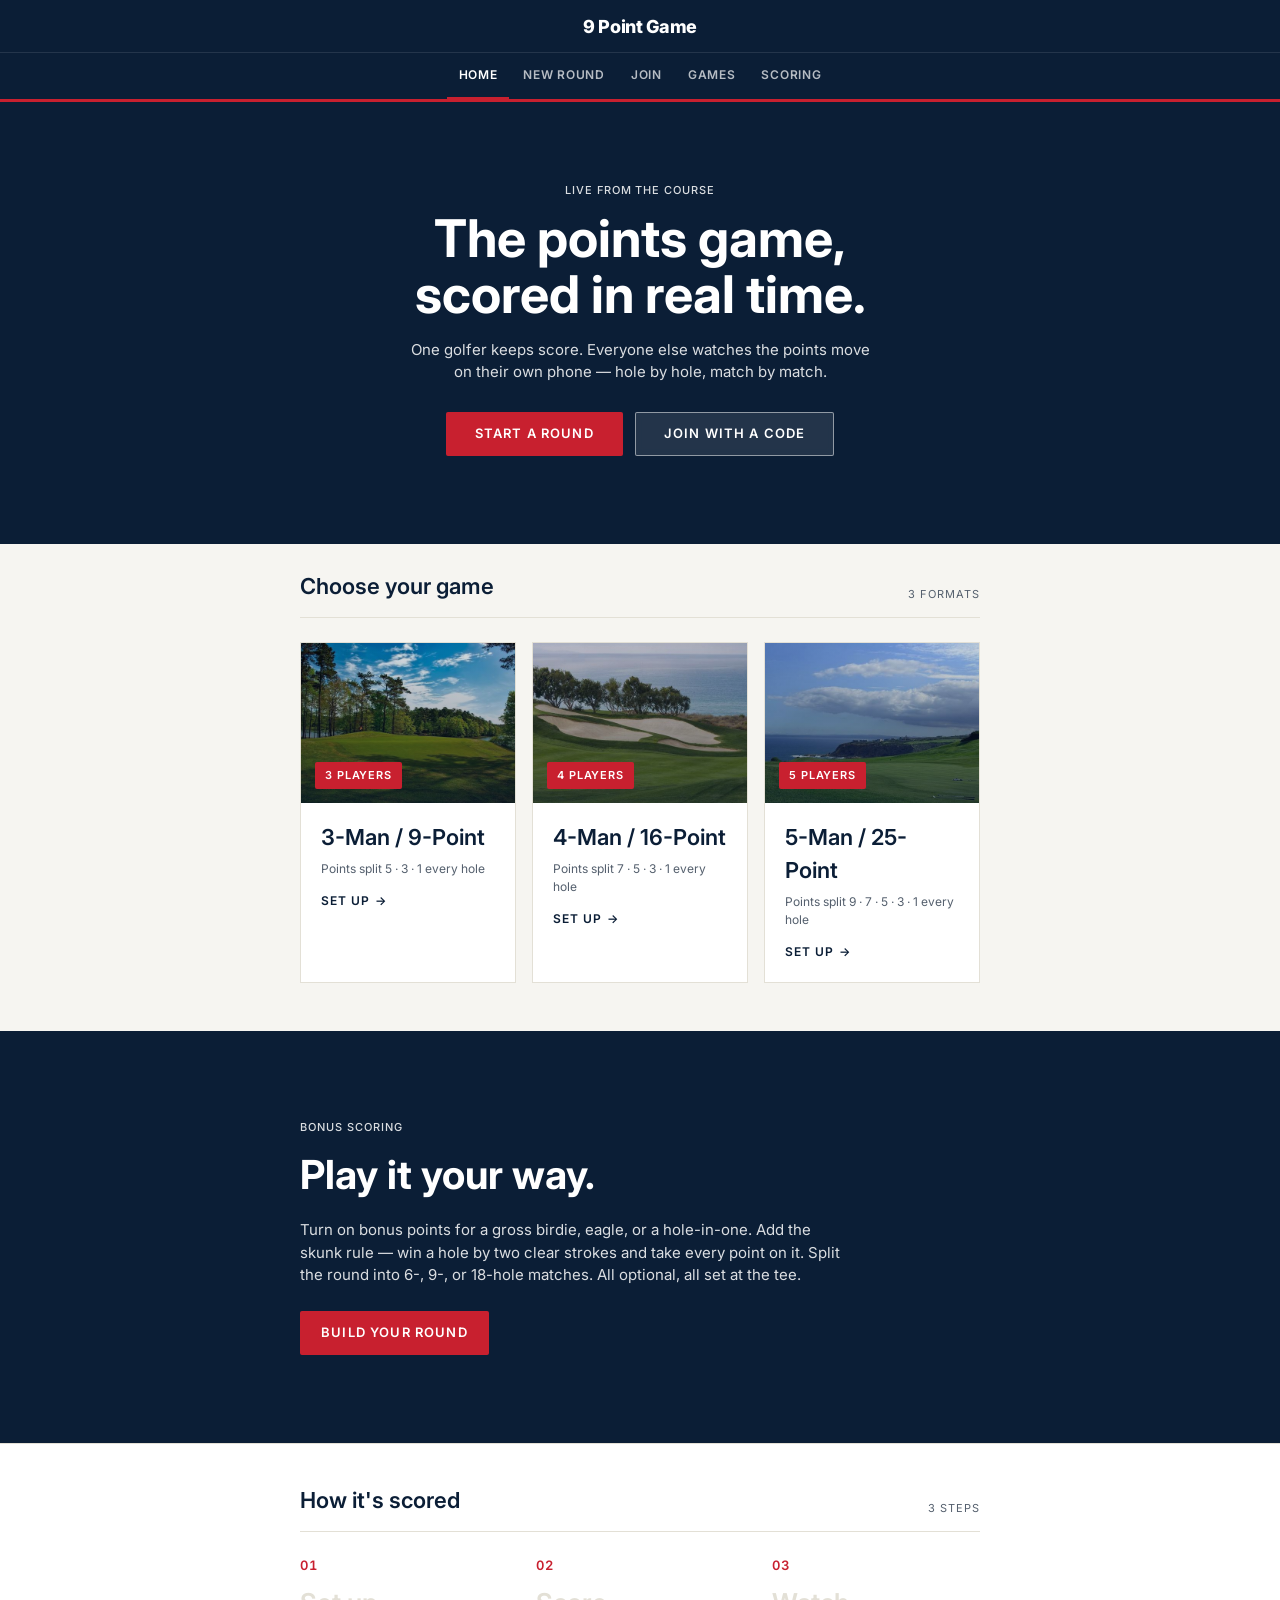
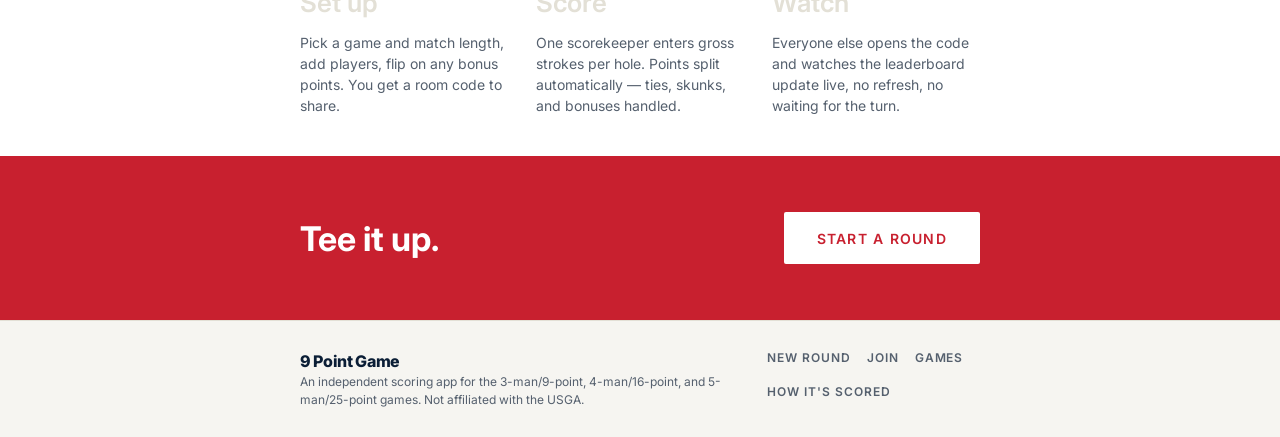
<file: index.html>
<!DOCTYPE html>
<html lang="en">
<head>
  <meta charset="UTF-8" />
  <meta name="viewport" content="width=device-width, initial-scale=1, maximum-scale=5" />
  <meta name="theme-color" content="#0b1e36" />
  <title>9 Point Game — Live Golf Scoring</title>
  <link rel="preconnect" href="https://fonts.googleapis.com" />
  <link rel="preconnect" href="https://fonts.gstatic.com" crossorigin />
  <link rel="preconnect" href="https://images.unsplash.com" crossorigin />
  <link
    href="https://fonts.googleapis.com/css2?family=Inter:wght@400;500;600;700;800;900&display=swap"
    rel="stylesheet"
  />
  <link rel="stylesheet" href="styles.css" />
</head>
<body>
  <!-- Masthead -->
  <header class="masthead">
    <div class="masthead-top">
      <div class="wrap masthead-top-inner">
        <a class="brand" href="index.html">
          <span class="brand-name">9&nbsp;Point&nbsp;Game</span>
        </a>
      </div>
    </div>
    <nav class="masthead-nav">
      <div class="wrap masthead-nav-inner">
        <a class="nav-link is-active" href="index.html">Home</a>
        <a class="nav-link" href="new.html">New Round</a>
        <a class="nav-link" href="join.html">Join</a>
        <a class="nav-link" href="#games">Games</a>
        <a class="nav-link" href="#how">Scoring</a>
      </div>
    </nav>
    <div class="header-rule"></div>
  </header>

  <main>
    <!-- Hero: the app IS the hero. Live scoreboard on a course backdrop. -->
    <section class="hero-live">
      <div class="hero-live-bg" aria-hidden="true"></div>
      <div class="hero-live-scrim" aria-hidden="true"></div>
      <div class="wrap hero-live-inner">
        <div class="hero-copy">
          <p class="eyebrow eyebrow-light">Live from the course</p>
          <h1 class="hero-title-lg">The points game,<br />scored in real time.</h1>
          <p class="hero-sub-light">
            One golfer keeps score. Everyone else watches the points move on
            their own phone — hole by hole, match by match.
          </p>
          <div class="hero-actions">
            <a class="btn btn-crimson btn-block" href="new.html">Start a Round</a>
            <a class="btn btn-onphoto btn-block" href="join.html">Join with a Code</a>
          </div>
        </div>
      </div>
    </section>

    <!-- Games as editorial cards with imagery -->
    <section class="section wrap" id="games">
      <div class="section-head">
        <h2 class="section-title">Choose your game</h2>
        <span class="section-note">3 formats</span>
      </div>

      <div class="game-grid">
        <a class="game-tile" href="new.html?game=3p9">
          <div class="game-tile-photo photo-3" aria-hidden="true">
            <span class="game-tile-badge">3 Players</span>
          </div>
          <div class="game-tile-body">
            <h3 class="game-tile-name">3-Man / 9-Point</h3>
            <p class="game-tile-split">Points split 5 · 3 · 1 every hole</p>
            <span class="game-cta">Set up →</span>
          </div>
        </a>

        <a class="game-tile" href="new.html?game=4p12">
          <div class="game-tile-photo photo-4" aria-hidden="true">
            <span class="game-tile-badge">4 Players</span>
          </div>
          <div class="game-tile-body">
            <h3 class="game-tile-name">4-Man / 16-Point</h3>
            <p class="game-tile-split">Points split 7 · 5 · 3 · 1 every hole</p>
            <span class="game-cta">Set up →</span>
          </div>
        </a>

        <a class="game-tile" href="new.html?game=5p15">
          <div class="game-tile-photo photo-5" aria-hidden="true">
            <span class="game-tile-badge">5 Players</span>
          </div>
          <div class="game-tile-body">
            <h3 class="game-tile-name">5-Man / 25-Point</h3>
            <p class="game-tile-split">Points split 9 · 7 · 5 · 3 · 1 every hole</p>
            <span class="game-cta">Set up →</span>
          </div>
        </a>
      </div>
    </section>

    <!-- Feature band with photo -->
    <section class="feature-band">
      <div class="feature-photo" aria-hidden="true"></div>
      <div class="feature-content">
        <div class="wrap">
          <p class="eyebrow eyebrow-light">Bonus scoring</p>
          <h2 class="feature-title">Play it your way.</h2>
          <p class="feature-copy">
            Turn on bonus points for a gross birdie, eagle, or a hole-in-one.
            Add the skunk rule — win a hole by two clear strokes and take every
            point on it. Split the round into 6-, 9-, or 18-hole matches. All
            optional, all set at the tee.
          </p>
          <a class="btn btn-crimson" href="new.html">Build your round</a>
        </div>
      </div>
    </section>

    <!-- How it works -->
    <section class="section-alt" id="how">
      <div class="wrap">
        <div class="section-head">
          <h2 class="section-title">How it's scored</h2>
          <span class="section-note">3 steps</span>
        </div>
        <div class="steps">
          <div class="step">
            <span class="step-index tabular">01</span>
            <p class="step-label">Set up</p>
            <p class="step-copy">
              Pick a game and match length, add players, flip on any bonus
              points. You get a room code to share.
            </p>
          </div>
          <div class="step">
            <span class="step-index tabular">02</span>
            <p class="step-label">Score</p>
            <p class="step-copy">
              One scorekeeper enters gross strokes per hole. Points split
              automatically — ties, skunks, and bonuses handled.
            </p>
          </div>
          <div class="step">
            <span class="step-index tabular">03</span>
            <p class="step-label">Watch</p>
            <p class="step-copy">
              Everyone else opens the code and watches the leaderboard update
              live, no refresh, no waiting for the turn.
            </p>
          </div>
        </div>
      </div>
    </section>

    <!-- Closing CTA -->
    <section class="cta-band">
      <div class="wrap cta-band-inner">
        <h2 class="cta-title">Tee it up.</h2>
        <a class="btn btn-crimson btn-lg" href="new.html">Start a Round</a>
      </div>
    </section>
  </main>

  <footer class="site-footer">
    <div class="wrap site-footer-inner">
      <div>
        <span class="brand-name footer-brand">9 Point Game</span>
        <p class="footer-text">
          An independent scoring app for the 3-man/9-point, 4-man/16-point,
          and 5-man/25-point games. Not affiliated with the USGA.
        </p>
      </div>
      <nav class="footer-nav">
        <a href="new.html">New Round</a>
        <a href="join.html">Join</a>
        <a href="#games">Games</a>
        <a href="#how">How It's Scored</a>
      </nav>
    </div>
  </footer>
</body>
</html>
</file>
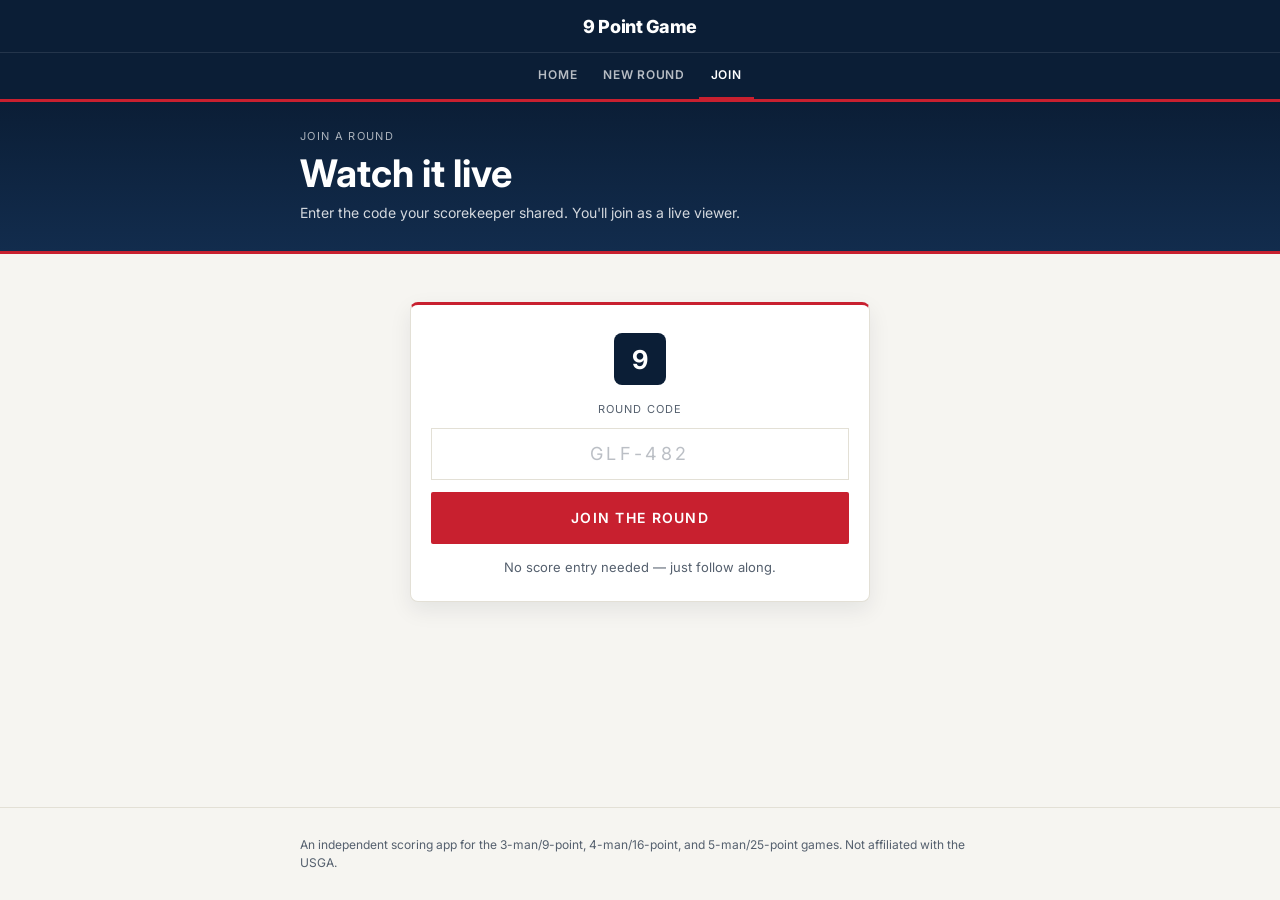
<file: join.html>
<!DOCTYPE html>
<html lang="en">
<head>
  <meta charset="UTF-8" />
  <meta name="viewport" content="width=device-width, initial-scale=1, maximum-scale=5" />
  <meta name="theme-color" content="#0b1e36" />
  <title>Join a Round — 9 Point Game</title>
  <link rel="preconnect" href="https://fonts.googleapis.com" />
  <link rel="preconnect" href="https://fonts.gstatic.com" crossorigin />
  <link
    href="https://fonts.googleapis.com/css2?family=Inter:wght@400;500;600;700;800;900&display=swap"
    rel="stylesheet"
  />
  <link rel="stylesheet" href="styles.css" />
</head>
<body>
  <header class="masthead">
    <div class="masthead-top">
      <div class="wrap masthead-top-inner">
        <a class="brand" href="index.html">
          <span class="brand-name">9&nbsp;Point&nbsp;Game</span>
        </a>
      </div>
    </div>
    <nav class="masthead-nav">
      <div class="wrap masthead-nav-inner">
        <a class="nav-link" href="index.html">Home</a>
        <a class="nav-link" href="new.html">New Round</a>
        <a class="nav-link is-active" href="join.html">Join</a>
      </div>
    </nav>
    <div class="header-rule"></div>
  </header>

  <main>
    <section class="page-header">
      <div class="wrap">
        <p class="page-header-eyebrow">Join a Round</p>
        <h1 class="page-header-title">Watch it live</h1>
        <p class="page-header-sub">
          Enter the code your scorekeeper shared. You'll join as a live viewer.
        </p>
      </div>
    </section>

    <section class="section wrap">
      <div class="join-card">
        <div class="join-mark">9</div>
        <label class="join-field-label" for="code-input">Round Code</label>
        <form class="join-form" id="join-form">
          <input
            type="text"
            id="code-input"
            class="code-input"
            placeholder="GLF-482"
            autocomplete="off"
            autocapitalize="characters"
            spellcheck="false"
            inputmode="text"
            maxlength="10"
          />
          <button type="submit" class="btn btn-crimson btn-block btn-lg">Join the Round</button>
        </form>
        <p class="form-error" id="join-error" hidden></p>
        <p class="join-hint">No score entry needed — just follow along.</p>
      </div>
    </section>
  </main>

  <footer class="site-footer">
    <div class="wrap">
      <p class="footer-text">
        An independent scoring app for the 3-man/9-point, 4-man/16-point, and
        5-man/25-point games. Not affiliated with the USGA.
      </p>
    </div>
  </footer>

  <script src="config.js" defer></script>
  <script src="join.js" type="module"></script>
</body>
</html>
</file>
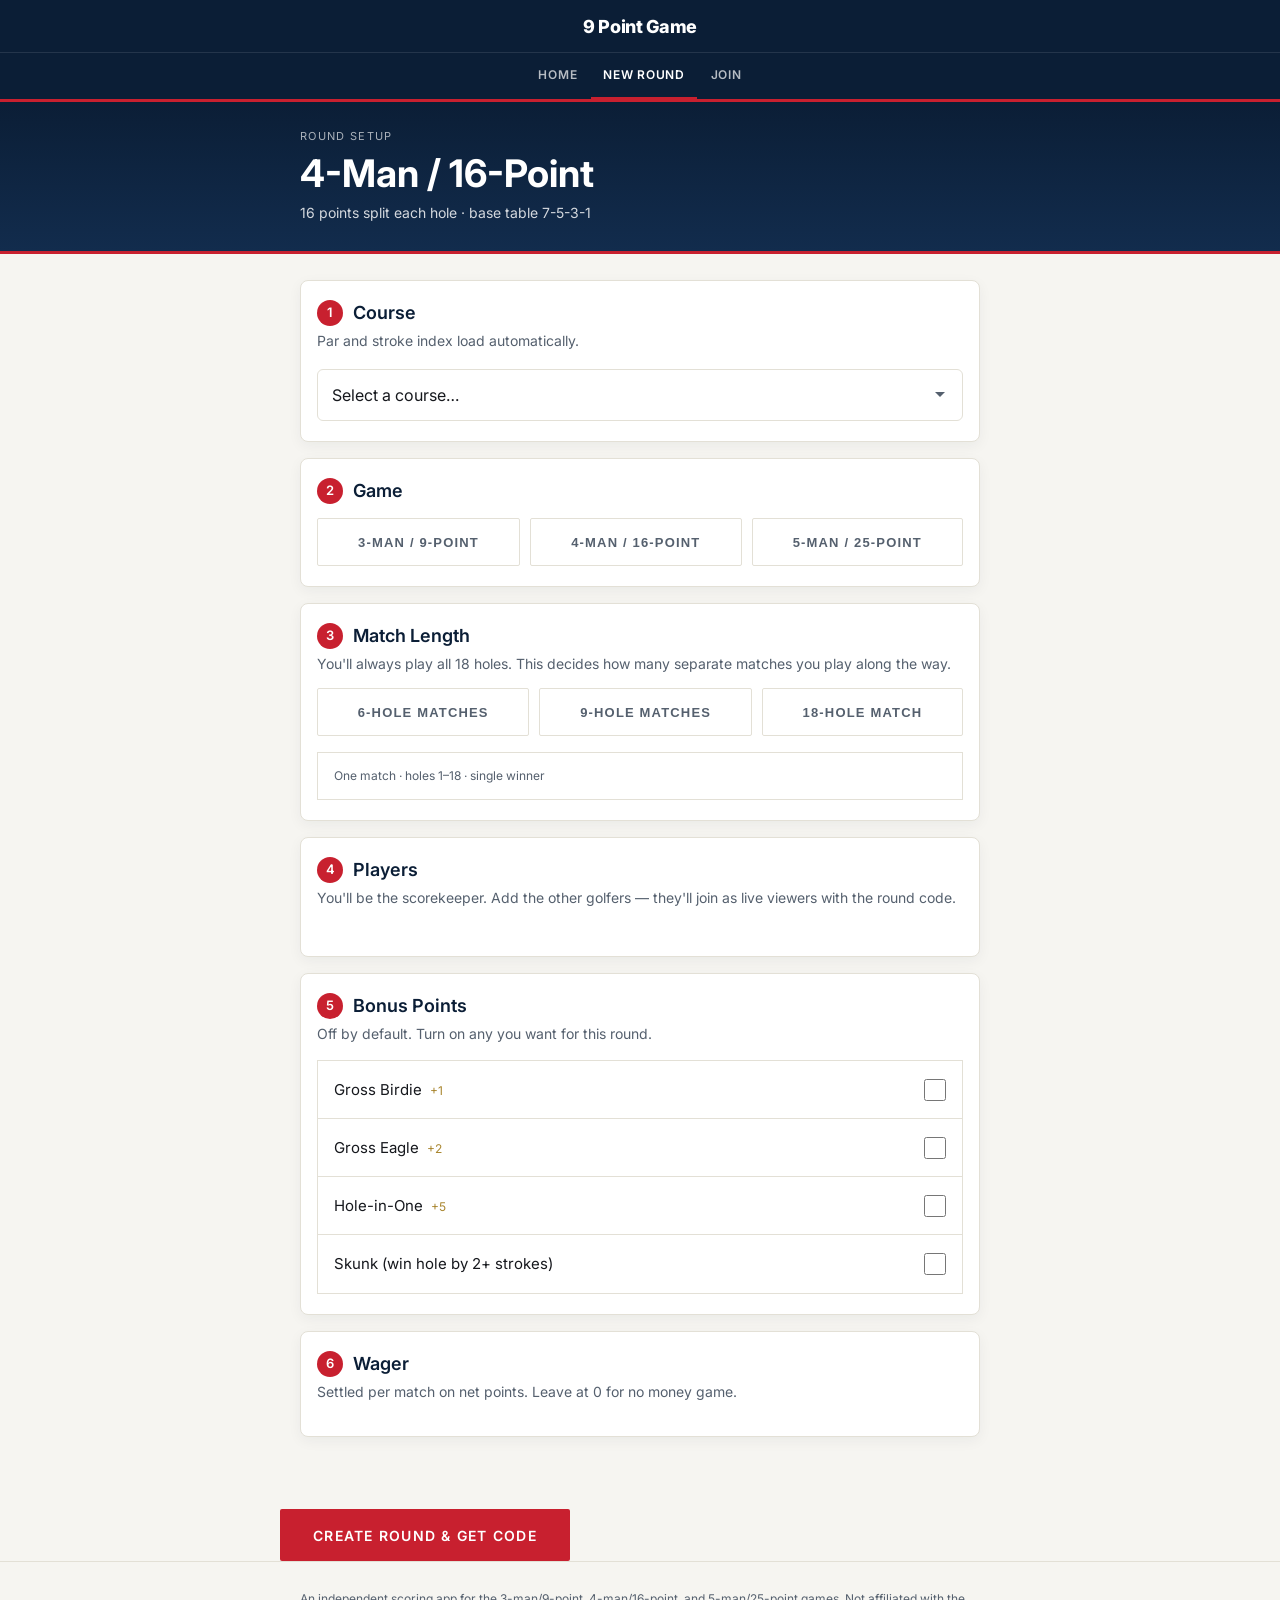
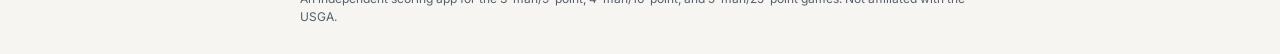
<file: new.html>
<!DOCTYPE html>
<html lang="en">
<head>
  <meta charset="UTF-8" />
  <meta name="viewport" content="width=device-width, initial-scale=1, maximum-scale=5" />
  <meta name="theme-color" content="#0b1e36" />
  <title>New Round — 9 Point Game</title>
  <link rel="preconnect" href="https://fonts.googleapis.com" />
  <link rel="preconnect" href="https://fonts.gstatic.com" crossorigin />
  <link
    href="https://fonts.googleapis.com/css2?family=Inter:wght@400;500;600;700;800;900&display=swap"
    rel="stylesheet"
  />
  <link rel="stylesheet" href="styles.css" />
</head>
<body>
  <header class="masthead">
    <div class="masthead-top">
      <div class="wrap masthead-top-inner">
        <a class="brand" href="index.html">
          <span class="brand-name">9&nbsp;Point&nbsp;Game</span>
        </a>
      </div>
    </div>
    <nav class="masthead-nav">
      <div class="wrap masthead-nav-inner">
        <a class="nav-link" href="index.html">Home</a>
        <a class="nav-link is-active" href="new.html">New Round</a>
        <a class="nav-link" href="join.html">Join</a>
      </div>
    </nav>
    <div class="header-rule"></div>
  </header>

  <main>
    <!-- Branded page header band (light, no photo = fast) -->
    <section class="page-header">
      <div class="wrap">
        <p class="page-header-eyebrow">Round Setup</p>
        <h1 class="page-header-title" id="game-title">4-Man / 16-Point</h1>
        <p class="page-header-sub" id="game-desc">
          16 points split each hole · base table 7-5-3-1
        </p>
      </div>
    </section>

    <section class="section wrap setup-flow">
      <!-- Course -->
      <div class="card">
        <div class="card-label"><span class="card-step">1</span> Course</div>
        <p class="setup-sub">Par and stroke index load automatically.</p>
        <select id="course-select" class="course-select">
          <option value="">Select a course…</option>
        </select>
        <div class="info-box" id="course-info" hidden>
          <p id="course-info-text"></p>
        </div>
      </div>

      <!-- Game type -->
      <div class="card">
        <div class="card-label"><span class="card-step">2</span> Game</div>
        <div class="chip-row" id="game-chips">
          <button type="button" class="chip" data-game="3p9">3-Man / 9-Point</button>
          <button type="button" class="chip" data-game="4p12">4-Man / 16-Point</button>
          <button type="button" class="chip" data-game="5p15">5-Man / 25-Point</button>
        </div>
      </div>

      <!-- Match length -->
      <div class="card">
        <div class="card-label"><span class="card-step">3</span> Match Length</div>
        <p class="setup-sub">
          You'll always play all 18 holes. This decides how many separate
          matches you play along the way.
        </p>
        <div class="chip-row" id="length-chips">
          <button type="button" class="chip" data-length="6">6-Hole Matches</button>
          <button type="button" class="chip" data-length="9">9-Hole Matches</button>
          <button type="button" class="chip" data-length="18">18-Hole Match</button>
        </div>
        <div class="info-box">
          <p id="length-summary">One match · holes 1–18 · single winner</p>
        </div>
      </div>

      <!-- Players -->
      <div class="card">
        <div class="card-label"><span class="card-step">4</span> Players</div>
        <p class="setup-sub" id="players-sub">
          You'll be the scorekeeper. Add the other golfers — they'll join as
          live viewers with the round code.
        </p>
        <div class="player-list" id="player-list"><!-- filled by js --></div>
        <p class="hcp-note" id="hcp-note"></p>
      </div>

      <!-- Bonus points -->
      <div class="card">
        <div class="card-label"><span class="card-step">5</span> Bonus Points</div>
        <p class="setup-sub">Off by default. Turn on any you want for this round.</p>
        <div class="toggle-list">
          <label class="toggle-row">
            <span class="toggle-label">Gross Birdie<span class="toggle-pts">+1</span></span>
            <input type="checkbox" id="bonus-birdie" />
          </label>
          <label class="toggle-row">
            <span class="toggle-label">Gross Eagle<span class="toggle-pts">+2</span></span>
            <input type="checkbox" id="bonus-eagle" />
          </label>
          <label class="toggle-row">
            <span class="toggle-label">Hole-in-One<span class="toggle-pts">+5</span></span>
            <input type="checkbox" id="bonus-ace" />
          </label>
          <label class="toggle-row">
            <span class="toggle-label">Skunk (win hole by 2+ strokes)</span>
            <input type="checkbox" id="bonus-skunk" />
          </label>
        </div>
      </div>

      <!-- Wager -->
      <div class="card">
        <div class="card-label"><span class="card-step">6</span> Wager</div>
        <p class="setup-sub" id="wager-sub">
          Settled per match on net points. Leave at 0 for no money game.
        </p>
        <div class="wager-fields" id="wager-fields"><!-- filled by js --></div>
      </div>

      <p class="form-error" id="setup-error" hidden></p>
    </section>

    <div class="action-bar">
      <div class="wrap">
        <button type="button" class="btn btn-crimson btn-block btn-lg" id="create-btn">
          Create Round &amp; Get Code
        </button>
      </div>
    </div>
  </main>

  <footer class="site-footer">
    <div class="wrap">
      <p class="footer-text">
        An independent scoring app for the 3-man/9-point, 4-man/16-point, and
        5-man/25-point games. Not affiliated with the USGA.
      </p>
    </div>
  </footer>

  <script src="config.js" defer></script>
  <script src="scoring.js" defer></script>
  <script src="new.js" type="module"></script>
</body>
</html>
</file>
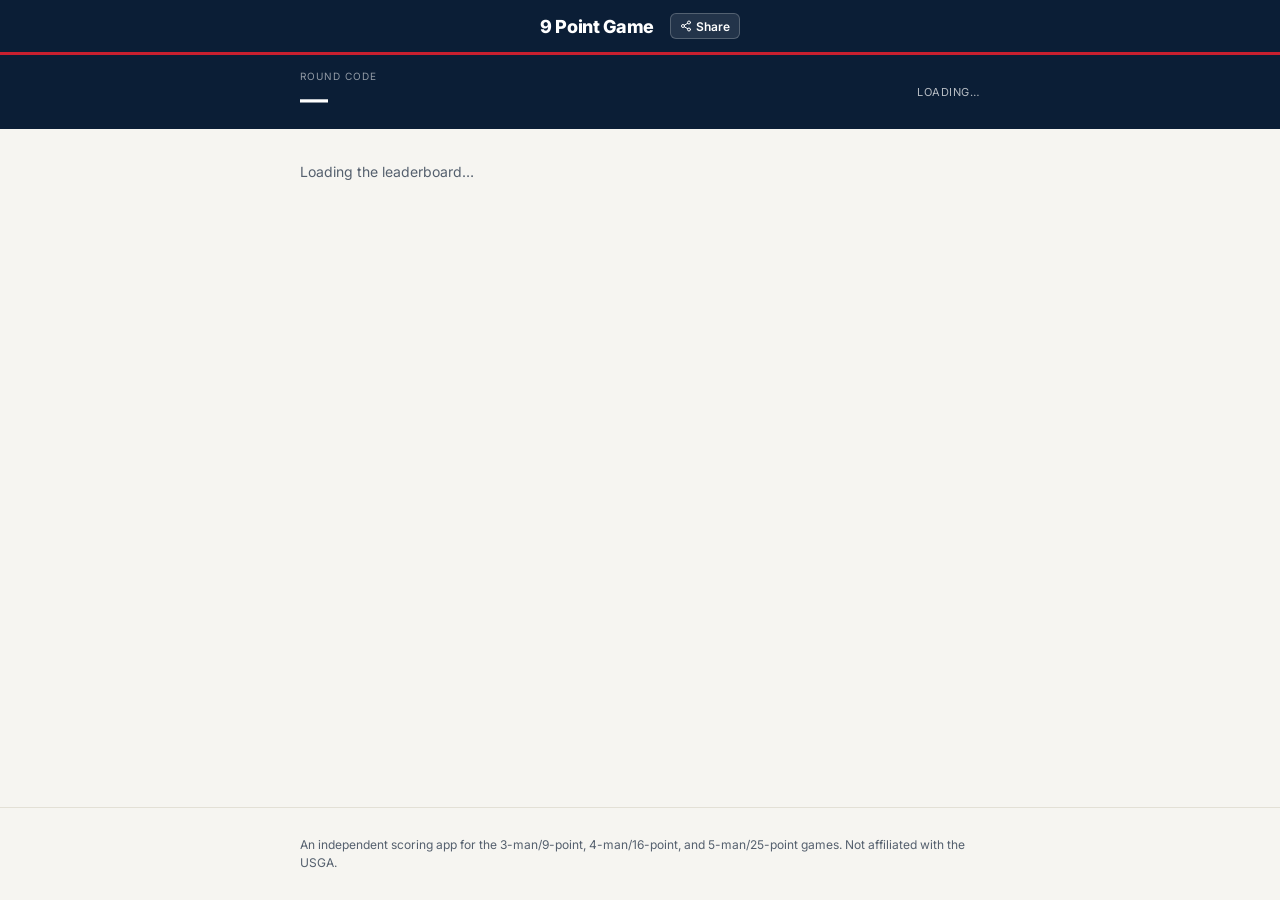
<file: round.html>
<!DOCTYPE html>
<html lang="en">
<head>
  <meta charset="UTF-8" />
  <meta name="viewport" content="width=device-width, initial-scale=1, maximum-scale=5" />
  <meta name="theme-color" content="#0b1e36" />
  <title>Round — 9 Point Game</title>
  <link rel="preconnect" href="https://fonts.googleapis.com" />
  <link rel="preconnect" href="https://fonts.gstatic.com" crossorigin />
  <link
    href="https://fonts.googleapis.com/css2?family=Inter:wght@400;500;600;700;800;900&display=swap"
    rel="stylesheet"
  />
  <link rel="stylesheet" href="styles.css" />
</head>
<body>
  <header class="masthead">
    <div class="masthead-top">
      <div class="wrap masthead-top-inner">
        <a class="brand" href="index.html">
          <span class="brand-name">9&nbsp;Point&nbsp;Game</span>
        </a>
        <div class="masthead-actions">
          <button type="button" class="btn-share" id="share-btn">
            <svg viewBox="0 0 24 24" fill="none" stroke="currentColor" stroke-width="2" stroke-linecap="round" stroke-linejoin="round" aria-hidden="true">
              <circle cx="18" cy="5" r="3"></circle>
              <circle cx="6" cy="12" r="3"></circle>
              <circle cx="18" cy="19" r="3"></circle>
              <line x1="8.6" y1="10.5" x2="15.4" y2="6.5"></line>
              <line x1="8.6" y1="13.5" x2="15.4" y2="17.5"></line>
            </svg>
            <span class="btn-share-label">Share</span>
          </button>
        </div>
      </div>
    </div>
    <div class="header-rule"></div>
  </header>

  <main>
    <!-- Round identity strip -->
    <section class="round-bar">
      <div class="wrap round-bar-inner">
        <div>
          <span class="round-bar-label">Round Code</span>
          <span class="round-bar-code" id="round-code">—</span>
        </div>
        <span class="round-bar-meta" id="round-meta">Loading…</span>
      </div>
    </section>

    <!-- SCOREKEEPER ENTRY — sits at the very top, big fields -->
    <section id="score-entry" class="wrap"></section>

    <!-- Leaderboard: one plaque per match -->
    <section class="wrap">
      <div class="plaque-stack" id="plaque-stack">
        <p class="page-sub" id="loading-msg">Loading the leaderboard…</p>
      </div>
    </section>

    <!-- Hole-by-hole breakdown -->
    <section class="section wrap" id="hole-section" hidden>
      <h2 class="setup-h" id="hole-section-title">Hole by Hole</h2>
      <div class="hole-table-wrap">
        <table class="hole-table" id="hole-table"></table>
      </div>
    </section>
  </main>

  <footer class="site-footer">
    <div class="wrap">
      <p class="footer-text">
        An independent scoring app for the 3-man/9-point, 4-man/16-point, and
        5-man/25-point games. Not affiliated with the USGA.
      </p>
    </div>
  </footer>

  <script src="config.js" defer></script>
  <script src="scoring.js" defer></script>
  <script src="round.js" type="module"></script>
</body>
</html>
</file>
<file: styles.css>
/* =========================================================
   9 Point Game — styles.css
   Mobile-first. Base styles target ~380px phones; a single
   min-width breakpoint at the bottom widens things for larger
   screens. Design: navy/crimson/paper/brass, IBM Plex faces.
   ========================================================= */

:root {
  --navy-950: #0b1e36;
  --navy-800: #122c4d;
  --navy-700: #163864;
  --crimson: #c8202f;
  --crimson-dark: #9e1826;
  --brass: #a9862f;
  --paper: #f6f5f1;
  --paper-line: #e3e0d6;
  --ink: #16181d;
  --ink-soft: #55606e;

  --font-display: "Inter", -apple-system, BlinkMacSystemFont, "Segoe UI", Roboto, sans-serif;
  --font-sans: "Inter", -apple-system, BlinkMacSystemFont, "Segoe UI", Roboto, sans-serif;
  --font-mono: "Inter", -apple-system, BlinkMacSystemFont, "Segoe UI", Roboto, sans-serif;

  /* ---- Landing page imagery (Unsplash) ----
     Swap any of these if a photo doesn't load. Format:
     https://images.unsplash.com/photo-XXXX?auto=format&fit=crop&w=1400&q=70
     Grab a new one from unsplash.com -> pick a photo -> the URL is
     images.unsplash.com/photo-... (keep the ?auto=format&fit=crop part). */
  --img-hero: url("https://images.unsplash.com/photo-1587174486073-ae5e5cff23aa?auto=format&fit=crop&w=1400&q=70");
  --img-feature: url("https://images.unsplash.com/photo-1535132011086-b8818f016104?auto=format&fit=crop&w=1400&q=70");
  --img-game-3: url("[data-uri]");
  --img-game-4: url("[data-uri]");
  --img-game-5: url("[data-uri]");
}

/* ---------- Reset ---------- */
*,
*::before,
*::after {
  box-sizing: border-box;
  margin: 0;
  padding: 0;
}

html {
  -webkit-text-size-adjust: 100%;
}

body {
  min-height: 100vh;
  display: flex;
  flex-direction: column;
  background: var(--paper);
  color: var(--ink);
  font-family: var(--font-sans);
  font-size: 16px;
  line-height: 1.5;
  -webkit-font-smoothing: antialiased;
}
/* Inter is proportional; keep digit columns aligned everywhere numbers matter. */
.tabular,
.hole-table,
.plaque-total,
.rank-badge,
.round-bar-code,
.entry-stat-value,
.step-value,
.money-amt,
.plaque-money {
  font-variant-numeric: tabular-nums;
}

a {
  color: inherit;
  text-decoration: none;
}

main {
  flex: 1;
}

/* ---------- Layout helpers ---------- */
.wrap {
  width: 100%;
  max-width: 720px;
  margin: 0 auto;
  padding-left: 20px;
  padding-right: 20px;
}

.tabular {
  font-variant-numeric: tabular-nums;
}

/* ---------- Buttons (min 44px tap target) ---------- */
.btn {
  display: inline-flex;
  align-items: center;
  justify-content: center;
  min-height: 44px;
  padding: 0 20px;
  border-radius: 2px;
  border: 1px solid transparent;
  font-family: var(--font-sans);
  font-size: 13px;
  font-weight: 600;
  letter-spacing: 0.09em;
  text-transform: uppercase;
  cursor: pointer;
  transition: background-color 0.15s ease, color 0.15s ease,
    border-color 0.15s ease;
  -webkit-tap-highlight-color: transparent;
}

.btn-sm {
  min-height: 38px;
  padding: 0 14px;
  font-size: 12px;
}

.btn-block {
  display: flex;
  width: 100%;
}

.btn-crimson {
  background: var(--crimson);
  color: #fff;
}
.btn-crimson:active {
  background: var(--crimson-dark);
}

.btn-outline {
  background: transparent;
  border-color: var(--navy-950);
  color: var(--navy-950);
}
.btn-outline:active {
  background: var(--navy-950);
  color: #fff;
}

/* ---------- Header ---------- */
.site-header {
  position: sticky;
  top: 0;
  z-index: 10;
  background: var(--navy-950);
  color: #fff;
}

.header-inner {
  display: flex;
  align-items: center;
  justify-content: space-between;
  height: 56px;
}

.brand-name {
  font-family: var(--font-display);
  font-size: 18px;
  font-weight: 700;
  letter-spacing: -0.01em;
}

.header-rule {
  height: 3px;
  background: var(--crimson);
}

/* ---------- Hero ---------- */
.hero {
  background: #fff;
  border-bottom: 1px solid var(--paper-line);
  padding: 40px 0 44px;
}

.eyebrow {
  font-family: var(--font-mono);
  font-size: 11px;
  font-weight: 500;
  letter-spacing: 0.09em;
  text-transform: uppercase;
  color: var(--crimson);
}

.hero-title {
  margin-top: 12px;
  font-family: var(--font-display);
  font-size: 34px;
  line-height: 1.1;
  font-weight: 600;
  color: var(--navy-950);
}

.hero-sub {
  margin-top: 16px;
  max-width: 30rem;
  font-size: 15px;
  color: var(--ink-soft);
}

.hero-actions {
  margin-top: 28px;
  display: flex;
  flex-direction: column;
  gap: 12px;
}

/* ---------- Generic section ---------- */
.section {
  padding: 40px 0;
}

.page-title {
  margin-top: 8px;
  font-family: var(--font-display);
  font-size: 28px;
  font-weight: 600;
  color: var(--navy-950);
}

.page-sub {
  margin-top: 8px;
  font-size: 14px;
  color: var(--ink-soft);
}

.section-head {
  display: flex;
  align-items: flex-end;
  justify-content: space-between;
  border-bottom: 1px solid var(--paper-line);
  padding-bottom: 14px;
}

.section-title {
  font-family: var(--font-display);
  font-size: 22px;
  font-weight: 600;
  color: var(--navy-950);
}

.section-note {
  font-family: var(--font-mono);
  font-size: 11px;
  letter-spacing: 0.09em;
  text-transform: uppercase;
  color: var(--ink-soft);
}

/* ---------- Game cards ---------- */
.game-list {
  margin-top: 24px;
  display: grid;
  grid-template-columns: 1fr;
  gap: 16px;
}

.game-card {
  display: block;
  background: #fff;
  border: 1px solid var(--paper-line);
  padding: 22px;
  transition: border-color 0.15s ease;
}
.game-card:active {
  border-color: var(--navy-950);
}

.game-players {
  font-family: var(--font-mono);
  font-size: 11px;
  letter-spacing: 0.09em;
  text-transform: uppercase;
  color: var(--crimson);
}

.game-name {
  margin-top: 8px;
  font-family: var(--font-display);
  font-size: 24px;
  font-weight: 600;
  color: var(--navy-950);
}

.game-points {
  margin-top: 16px;
  border-top: 1px solid var(--paper-line);
  padding-top: 16px;
  display: flex;
  align-items: baseline;
  gap: 8px;
}

.game-points-num {
  font-family: var(--font-mono);
  font-size: 30px;
  font-weight: 600;
  color: var(--navy-950);
}

.game-points-label {
  font-size: 12px;
  color: var(--ink-soft);
}

.game-table {
  margin-top: 12px;
  font-family: var(--font-mono);
  font-size: 12px;
  color: var(--ink-soft);
}

.game-cta {
  margin-top: 18px;
  display: inline-flex;
  font-size: 12px;
  font-weight: 600;
  letter-spacing: 0.09em;
  text-transform: uppercase;
  color: var(--navy-950);
}

/* ---------- How it works ---------- */
.section-alt {
  background: #fff;
  border-top: 1px solid var(--paper-line);
  padding: 40px 0;
}

.steps {
  display: grid;
  grid-template-columns: 1fr;
  gap: 28px;
}

.step-label {
  font-family: var(--font-display);
  font-size: 26px;
  font-weight: 600;
  color: var(--paper-line);
}

.step-copy {
  margin-top: 10px;
  font-size: 14px;
  color: var(--ink-soft);
}

/* ---------- Forms ---------- */
.join-form {
  margin-top: 28px;
  display: flex;
  flex-direction: column;
  gap: 12px;
}

.code-input {
  width: 100%;
  min-height: 52px;
  border: 1px solid var(--paper-line);
  background: #fff;
  padding: 0 16px;
  font-family: var(--font-mono);
  font-size: 18px;
  letter-spacing: 0.2em;
  text-transform: uppercase;
  color: var(--ink);
}
.code-input:focus {
  outline: none;
  border-color: var(--navy-950);
}
.code-input::placeholder {
  color: rgba(85, 96, 110, 0.4);
}

.field {
  display: flex;
  align-items: center;
  gap: 12px;
  border: 1px solid var(--paper-line);
  background: #fff;
  padding: 0 16px;
  min-height: 50px;
}

.field-num {
  font-family: var(--font-mono);
  font-size: 12px;
  color: var(--ink-soft);
  width: 20px;
}

.field-input {
  flex: 1;
  border: none;
  background: transparent;
  font-family: var(--font-sans);
  font-size: 15px;
  color: var(--ink);
}
.field-input:focus {
  outline: none;
}

.form-error {
  margin-top: 14px;
  font-size: 13px;
  color: var(--crimson);
}

/* ---------- Setup page pieces ---------- */
.setup-group {
  margin-top: 32px;
}
.setup-group.bordered {
  border-top: 1px solid var(--paper-line);
  padding-top: 32px;
}

.setup-h {
  font-family: var(--font-display);
  font-size: 18px;
  font-weight: 600;
  color: var(--navy-950);
}

.setup-sub {
  margin-top: 4px;
  font-size: 13px;
  color: var(--ink-soft);
}

.chip-row {
  margin-top: 16px;
  display: flex;
  flex-wrap: wrap;
  gap: 8px;
}

.chip {
  display: inline-flex;
  align-items: center;
  min-height: 44px;
  padding: 0 16px;
  border: 1px solid var(--paper-line);
  background: #fff;
  border-radius: 2px;
  font-size: 12px;
  font-weight: 600;
  letter-spacing: 0.09em;
  text-transform: uppercase;
  color: var(--ink-soft);
  cursor: pointer;
  transition: border-color 0.15s ease, background-color 0.15s ease,
    color 0.15s ease;
  -webkit-tap-highlight-color: transparent;
}
.chip.is-active {
  border-color: var(--navy-950);
  background: var(--navy-950);
  color: #fff;
}

.info-box {
  margin-top: 16px;
  border: 1px solid var(--paper-line);
  background: #fff;
  padding: 14px 16px;
}
.info-box p {
  font-family: var(--font-mono);
  font-size: 12px;
  color: var(--ink-soft);
}

.player-list {
  margin-top: 16px;
  display: flex;
  flex-direction: column;
  gap: 8px;
}

.toggle-list {
  margin-top: 16px;
  border: 1px solid var(--paper-line);
  background: #fff;
}

.toggle-row {
  display: flex;
  align-items: center;
  justify-content: space-between;
  padding: 14px 16px;
  min-height: 54px;
  border-bottom: 1px solid var(--paper-line);
  cursor: pointer;
}
.toggle-row:last-child {
  border-bottom: none;
}

.toggle-label {
  font-size: 14px;
  color: var(--ink);
}

.toggle-pts {
  margin-left: 8px;
  font-family: var(--font-mono);
  font-size: 12px;
  color: var(--brass);
}

.toggle-row input[type="checkbox"] {
  width: 22px;
  height: 22px;
  accent-color: var(--crimson);
}

/* Sticky bottom action bar on setup/score screens */
.action-bar {
  position: sticky;
  bottom: 0;
  background: var(--paper);
  border-top: 1px solid var(--paper-line);
  padding: 12px 20px calc(12px + env(safe-area-inset-bottom, 0px));
  margin-top: 32px;
}
.action-bar .wrap {
  padding: 0;
}

/* ---------- Scoreboard plaque ---------- */
.round-head {
  display: flex;
  align-items: flex-start;
  justify-content: space-between;
  gap: 12px;
  padding-top: 24px;
}

.round-code {
  font-family: var(--font-display);
  font-size: 28px;
  font-weight: 600;
  color: var(--navy-950);
}

.plaque-stack {
  margin-top: 24px;
  display: flex;
  flex-direction: column;
  gap: 16px;
}

.plaque {
  border: 1px solid var(--paper-line);
  background: #fff;
}
.plaque.is-upcoming {
  opacity: 0.6;
}

.plaque-head {
  display: flex;
  align-items: center;
  justify-content: space-between;
  background: var(--navy-950);
  padding: 12px 18px;
}

.plaque-title {
  font-family: var(--font-display);
  font-size: 15px;
  font-weight: 600;
  color: #fff;
}

.plaque-sub {
  font-family: var(--font-mono);
  font-size: 11px;
  letter-spacing: 0.09em;
  text-transform: uppercase;
  color: rgba(255, 255, 255, 0.55);
}

.status {
  font-family: var(--font-mono);
  font-size: 11px;
  letter-spacing: 0.09em;
  text-transform: uppercase;
}
.status-live {
  color: rgba(255, 255, 255, 0.7);
  display: inline-flex;
  align-items: center;
  gap: 6px;
}
.status-final {
  color: var(--brass);
}
.status-upcoming {
  color: rgba(255, 255, 255, 0.4);
}

.live-dot {
  width: 8px;
  height: 8px;
  border-radius: 50%;
  background: var(--crimson);
  display: inline-block;
  animation: pulse 1.6s ease-in-out infinite;
}
@keyframes pulse {
  0%,
  100% {
    opacity: 1;
  }
  50% {
    opacity: 0.35;
  }
}

.plaque-row {
  display: flex;
  align-items: center;
  gap: 14px;
  padding: 14px 18px;
  border-bottom: 1px solid var(--paper-line);
}
.plaque-row:last-child {
  border-bottom: none;
}

.rank-badge {
  flex-shrink: 0;
  width: 32px;
  height: 32px;
  border-radius: 50%;
  border: 1px solid var(--paper-line);
  background: #fff;
  color: var(--ink-soft);
  display: flex;
  align-items: center;
  justify-content: center;
  font-family: var(--font-mono);
  font-size: 13px;
  font-weight: 600;
}
.rank-badge.is-leader {
  border-color: var(--brass);
  background: rgba(169, 134, 47, 0.1);
  color: var(--brass);
}

.plaque-name {
  flex: 1;
  min-width: 0;
}
.plaque-player {
  font-size: 14px;
  font-weight: 600;
  color: var(--ink);
  white-space: nowrap;
  overflow: hidden;
  text-overflow: ellipsis;
}
.plaque-meta {
  font-family: var(--font-mono);
  font-size: 11px;
  color: var(--ink-soft);
}

.plaque-total {
  font-family: var(--font-mono);
  font-size: 24px;
  font-weight: 600;
  color: var(--navy-950);
}

/* ---------- Hole-by-hole table ---------- */
.hole-table-wrap {
  margin-top: 16px;
  border: 1px solid var(--paper-line);
  background: #fff;
  overflow-x: auto;
  -webkit-overflow-scrolling: touch;
}

table.hole-table {
  width: 100%;
  border-collapse: collapse;
  text-align: left;
}

.hole-table th {
  padding: 10px 6px;
  border-bottom: 2px solid var(--navy-950);
  font-family: var(--font-mono);
  font-size: 12px;
  letter-spacing: 0.06em;
  text-transform: uppercase;
  color: var(--navy-950);
  font-weight: 700;
  white-space: nowrap;
  background: rgba(11, 30, 54, 0.06);
}
/* Player score columns are centered */
.hole-table th.num,
.hole-table td.num {
  text-align: center;
}
/* HOLE / PAR form a distinct label zone: centered under their headers,
   uniform navy tint (overrides zebra), and a hard divider before the
   scores so they never read as part of the brass grid. */
.hole-table thead th:first-child,
.hole-table thead th:nth-child(2),
.hole-table .hole-col,
.hole-table .par-col {
  width: 46px;
  text-align: center;
  color: var(--navy-950);
  font-weight: 700;
  background: rgba(11, 30, 54, 0.07);
}
.hole-table thead th:nth-child(2),
.hole-table .par-col {
  border-right: 2px solid var(--navy-950);
}

.hole-table td {
  padding: 13px 4px;
  border-bottom: 1px solid #c2bcab;
  font-family: var(--font-sans);
  font-size: 20px;
  font-weight: 700;
  color: #0a0f1a;
}
/* Zebra striping — stronger so rows are trackable in sunlight */
.hole-table tbody tr:nth-child(even) {
  background: rgba(11, 30, 54, 0.08);
}
/* Highlight the hole winner's cell — solid brass, high contrast */
.hole-table td.cell-win {
  background: var(--brass);
  color: #fff;
  font-weight: 800;
  box-shadow: inset 0 0 0 2px rgba(0, 0, 0, 0.12);
}
/* Totals row — heavy, clearly separated */
.hole-table tfoot .total-row td {
  padding: 13px 6px;
  border-top: 3px solid var(--navy-950);
  border-bottom: none;
  font-weight: 800;
  font-size: 20px;
  color: #fff;
  background: var(--navy-950);
}
.hole-table tfoot .total-row .hole-col,
.hole-table tfoot .total-row .par-col {
  font-family: var(--font-mono);
  font-size: 12px;
  letter-spacing: 0.06em;
  text-transform: uppercase;
  color: rgba(255, 255, 255, 0.75);
  font-weight: 700;
}
.hole-table tbody tr:last-child td {
  border-bottom: none;
}

/* ---------- Footer ---------- */
.site-footer {
  margin-top: auto;
  border-top: 1px solid var(--paper-line);
  background: var(--paper);
  padding: 28px 0;
}

.footer-text {
  font-size: 12px;
  color: var(--ink-soft);
}

/* ---------- Utility ---------- */
[hidden] {
  display: none !important;
}

/* =========================================================
   Wider screens (tablet / desktop). Everything above is the
   phone layout; this only kicks in at 640px and up.
   ========================================================= */
@media (min-width: 640px) {
  .hero {
    padding: 64px 0;
  }
  .hero-title {
    font-size: 44px;
  }
  .hero-actions {
    flex-direction: row;
  }
  .hero-actions .btn {
    width: auto;
    padding: 0 28px;
  }

  .game-list {
    grid-template-columns: repeat(3, 1fr);
  }

  .steps {
    grid-template-columns: repeat(3, 1fr);
  }

  .action-bar {
    position: static;
    border-top: none;
    padding: 0;
  }
  .action-bar .btn {
    width: auto;
  }
}

@media (prefers-reduced-motion: reduce) {
  .live-dot {
    animation: none;
  }
  * {
    transition: none !important;
  }
}

/* =========================================================
   REDESIGN — masthead, image hero, editorial tiles.
   Appended block; mobile-first with a 640px+ widen at end.
   Golf photography from Unsplash, each layered over a navy
   gradient so a failed image degrades to a dark panel,
   never a broken-image icon.
   ========================================================= */

/* ---------- Masthead ---------- */
.masthead {
  position: sticky;
  top: 0;
  z-index: 20;
  background: var(--navy-950);
  color: #fff;
}
.masthead-top-inner {
  display: flex;
  align-items: center;
  justify-content: space-between;
  gap: 16px;
  height: 52px;
  padding-left: 2px;
  padding-right: 2px;
}
.brand {
  display: flex;
  align-items: center;
  min-width: 0;
}
.brand-name {
  font-family: var(--font-display);
  font-size: 18px;
  font-weight: 800;
  letter-spacing: -0.02em;
  color: #fff;
  white-space: nowrap;
}
.masthead-actions {
  display: flex;
  align-items: center;
  gap: 8px;
  flex-shrink: 0;
}
/* Share button — compact (about half the previous size) */
.btn-share {
  display: inline-flex;
  align-items: center;
  gap: 4px;
  height: 26px;
  padding: 0 9px;
  background: rgba(255, 255, 255, 0.1);
  color: #fff;
  border: 1px solid rgba(255, 255, 255, 0.22);
  border-radius: 6px;
  font-family: var(--font-sans);
  font-size: 12px;
  font-weight: 600;
  cursor: pointer;
  -webkit-tap-highlight-color: transparent;
  touch-action: manipulation;
}
.btn-share:active {
  background: rgba(255, 255, 255, 0.2);
}
.btn-share svg {
  width: 12px;
  height: 12px;
  flex-shrink: 0;
}
.btn-ghost {
  background: transparent;
  color: rgba(255, 255, 255, 0.85);
  border-color: rgba(255, 255, 255, 0.25);
}
.btn-ghost:active {
  background: rgba(255, 255, 255, 0.1);
}

.masthead-nav {
  border-top: 1px solid rgba(255, 255, 255, 0.08);
}
.masthead-nav::-webkit-scrollbar {
  display: none;
}
.masthead-nav-inner {
  display: flex;
  flex-wrap: wrap;
  justify-content: center;
  gap: 2px 4px;
}
.nav-link {
  padding: 12px 14px;
  font-family: var(--font-sans);
  font-size: 12px;
  font-weight: 600;
  letter-spacing: 0.08em;
  text-transform: uppercase;
  color: rgba(255, 255, 255, 0.7);
  border-bottom: 2px solid transparent;
}
.nav-link.is-active {
  color: #fff;
  border-bottom-color: var(--crimson);
}
.nav-link:active {
  color: #fff;
}

/* ---------- Live hero ---------- */
.hero-live {
  position: relative;
  isolation: isolate;
  background: var(--navy-950);
  overflow: hidden;
}
.hero-live-bg {
  position: absolute;
  inset: 0;
  z-index: -2;
  background:
    linear-gradient(180deg, rgba(11, 30, 54, 0.55), rgba(11, 30, 54, 0.85)),
    var(--img-hero) center / cover no-repeat,
    var(--navy-950);
}
.hero-live-scrim {
  position: absolute;
  inset: 0;
  z-index: -1;
  background: linear-gradient(
    90deg,
    rgba(11, 30, 54, 0.65) 0%,
    rgba(11, 30, 54, 0.2) 100%
  );
}
.hero-live-inner {
  display: flex;
  flex-direction: column;
  gap: 28px;
  padding-top: 40px;
  padding-bottom: 44px;
}
.eyebrow-light {
  color: #fff;
  opacity: 0.85;
}
.hero-title-lg {
  margin-top: 12px;
  font-family: var(--font-display);
  font-size: 34px;
  line-height: 1.08;
  font-weight: 700;
  color: #fff;
}
.hero-sub-light {
  margin-top: 16px;
  max-width: 30rem;
  font-size: 15px;
  color: rgba(255, 255, 255, 0.85);
}
.btn-onphoto {
  background: rgba(255, 255, 255, 0.1);
  border-color: rgba(255, 255, 255, 0.5);
  color: #fff;
  backdrop-filter: blur(4px);
}
.btn-onphoto:active {
  background: rgba(255, 255, 255, 0.2);
}

/* ---------- Stat strip ---------- */

/* ---------- Game tiles with photos ---------- */
.game-grid {
  margin-top: 24px;
  display: grid;
  grid-template-columns: 1fr;
  gap: 16px;
}
.game-tile {
  display: block;
  background: #fff;
  border: 1px solid var(--paper-line);
  overflow: hidden;
  transition: transform 0.15s ease, box-shadow 0.15s ease;
}
.game-tile:active {
  transform: translateY(1px);
}
.game-tile-photo {
  position: relative;
  height: 140px;
  background-color: var(--navy-800);
  background-size: cover;
  background-position: center;
}
.photo-3 {
  background-image: linear-gradient(
      180deg,
      rgba(11, 30, 54, 0.15),
      rgba(11, 30, 54, 0.55)
    ),
    var(--img-game-3);
}
.photo-4 {
  background-image: linear-gradient(
      180deg,
      rgba(11, 30, 54, 0.15),
      rgba(11, 30, 54, 0.55)
    ),
    var(--img-game-4);
}
.photo-5 {
  background-image: linear-gradient(
      180deg,
      rgba(11, 30, 54, 0.15),
      rgba(11, 30, 54, 0.55)
    ),
    var(--img-game-5);
}
.game-tile-badge {
  position: absolute;
  left: 14px;
  bottom: 14px;
  background: var(--crimson);
  color: #fff;
  font-family: var(--font-mono);
  font-size: 11px;
  font-weight: 600;
  letter-spacing: 0.08em;
  text-transform: uppercase;
  padding: 5px 10px;
  border-radius: 2px;
}
.game-tile-body {
  padding: 18px 20px 20px;
}
.game-tile-name {
  font-family: var(--font-display);
  font-size: 22px;
  font-weight: 600;
  color: var(--navy-950);
}
.game-tile-split {
  margin-top: 6px;
  font-family: var(--font-mono);
  font-size: 12px;
  color: var(--ink-soft);
}
.game-tile .game-cta {
  margin-top: 14px;
}

/* ---------- Feature band ---------- */
.feature-band {
  position: relative;
  margin-top: 8px;
  background: var(--navy-950);
  color: #fff;
  isolation: isolate;
}
.feature-photo {
  position: absolute;
  inset: 0;
  z-index: -1;
  background:
    linear-gradient(180deg, rgba(11, 30, 54, 0.8), rgba(11, 30, 54, 0.92)),
    var(--img-feature) center / cover no-repeat,
    var(--navy-950);
}
.feature-content {
  padding: 48px 0;
}
.feature-title {
  margin-top: 10px;
  font-family: var(--font-display);
  font-size: 30px;
  font-weight: 700;
  color: #fff;
}
.feature-copy {
  margin-top: 14px;
  max-width: 34rem;
  font-size: 15px;
  color: rgba(255, 255, 255, 0.85);
  margin-bottom: 24px;
}

/* ---------- Step index numbers ---------- */
.step-index {
  display: block;
  font-family: var(--font-mono);
  font-size: 13px;
  font-weight: 600;
  color: var(--crimson);
  letter-spacing: 0.1em;
  margin-bottom: 8px;
}
.section-alt .steps {
  margin-top: 24px;
}

/* ---------- Closing CTA ---------- */
.cta-band {
  background: var(--crimson);
  color: #fff;
}
.cta-band-inner {
  padding: 40px 20px;
  display: flex;
  flex-direction: column;
  align-items: flex-start;
  gap: 20px;
}
.cta-title {
  font-family: var(--font-display);
  font-size: 28px;
  font-weight: 700;
  color: #fff;
}
.btn-lg {
  min-height: 52px;
  padding: 0 32px;
  font-size: 14px;
}
.cta-band .btn-crimson {
  background: #fff;
  color: var(--crimson);
}
.cta-band .btn-crimson:active {
  background: rgba(255, 255, 255, 0.9);
}

/* ---------- Footer upgrade ---------- */
.site-footer-inner {
  display: flex;
  flex-direction: column;
  gap: 20px;
}
.footer-brand {
  color: var(--navy-950);
  font-size: 16px;
}
.footer-nav {
  display: flex;
  flex-wrap: wrap;
  gap: 16px;
}
.footer-nav a {
  font-family: var(--font-sans);
  font-size: 12px;
  font-weight: 600;
  letter-spacing: 0.08em;
  text-transform: uppercase;
  color: var(--ink-soft);
}

/* =========================================================
   Wider screens for redesign pieces
   ========================================================= */
@media (min-width: 640px) {
  .hero-title-lg {
    font-size: 52px;
  }
  .hero-live-inner {
    flex-direction: column;
    align-items: center;
    text-align: center;
    gap: 48px;
    padding-top: 80px;
    padding-bottom: 88px;
  }
  .hero-copy {
    max-width: 34rem;
  }
  .hero-copy .hero-sub-light {
    margin-left: auto;
    margin-right: auto;
  }
  .hero-actions {
    flex-direction: row;
    justify-content: center;
  }
  .hero-actions .btn {
    width: auto;
    padding: 0 28px;
  }

  .game-grid {
    grid-template-columns: repeat(3, 1fr);
  }
  .game-tile-photo {
    height: 160px;
  }

  .feature-content {
    padding: 88px 0;
  }
  .feature-title {
    font-size: 40px;
  }

  .cta-band-inner {
    flex-direction: row;
    align-items: center;
    justify-content: space-between;
    padding: 56px 20px;
  }
  .cta-title {
    font-size: 34px;
  }

  .site-footer-inner {
    flex-direction: row;
    align-items: flex-start;
    justify-content: space-between;
  }
}

/* =========================================================
   BATCH 1 — mobile overflow fix + score entry on top
   ========================================================= */

/* Hard stop on horizontal overflow — nothing should force the
   page wider than the phone screen. Individual wide things
   (like the hole table) scroll inside their own container. */
html,
body {
  max-width: 100%;
  overflow-x: hidden;
}
* {
  min-width: 0;
}
img,
table {
  max-width: 100%;
}

/* ---- Round identity bar ---- */
.round-bar {
  background: var(--navy-950);
  color: #fff;
}
.round-bar-inner {
  display: flex;
  align-items: center;
  justify-content: space-between;
  gap: 12px;
  padding-top: 14px;
  padding-bottom: 14px;
}
.round-bar-label {
  display: block;
  font-family: var(--font-mono);
  font-size: 10px;
  letter-spacing: 0.1em;
  text-transform: uppercase;
  color: rgba(255, 255, 255, 0.55);
}
.round-bar-code {
  display: block;
  font-family: var(--font-display);
  font-size: 24px;
  font-weight: 700;
  color: #fff;
  line-height: 1.1;
}
.round-bar-meta {
  font-family: var(--font-mono);
  font-size: 11px;
  letter-spacing: 0.04em;
  text-transform: uppercase;
  color: rgba(255, 255, 255, 0.7);
  text-align: right;
}

/* ---- Score entry card (top of page, big fields) ---- */
.entry-card {
  margin-top: 18px;
  border: 1px solid var(--paper-line);
  border-top: 3px solid var(--crimson);
  background: #fff;
  padding: 18px 16px 20px;
  box-shadow: 0 6px 18px rgba(11, 30, 54, 0.08);
}
.entry-head {
  display: flex;
  align-items: center;
  justify-content: space-between;
  gap: 12px;
  padding-bottom: 16px;
  border-bottom: 1px solid var(--paper-line);
}
.entry-hole-label {
  display: block;
  font-family: var(--font-mono);
  font-size: 10px;
  letter-spacing: 0.1em;
  text-transform: uppercase;
  color: var(--crimson);
}
.entry-hole-num {
  display: block;
  font-family: var(--font-display);
  font-size: 26px;
  font-weight: 700;
  color: var(--navy-950);
  line-height: 1.05;
}
.entry-par {
  display: inline-flex;
  align-items: center;
  gap: 8px;
  font-family: var(--font-sans);
  font-size: 12px;
  font-weight: 600;
  letter-spacing: 0.06em;
  text-transform: uppercase;
  color: var(--ink-soft);
}
.entry-par-input {
  width: 54px;
  height: 44px;
  text-align: center;
  border: 1px solid var(--paper-line);
  border-radius: 4px;
  font-family: var(--font-mono);
  font-size: 18px;
  font-weight: 600;
  color: var(--ink);
}
.entry-par-input:focus {
  outline: none;
  border-color: var(--navy-950);
}

.entry-players {
  display: flex;
  flex-direction: column;
  gap: 10px;
  margin-top: 16px;
}
.entry-row {
  display: flex;
  align-items: center;
  justify-content: space-between;
  gap: 12px;
}
.entry-name {
  font-family: var(--font-sans);
  font-size: 17px;
  font-weight: 600;
  color: var(--ink);
  white-space: nowrap;
  overflow: hidden;
  text-overflow: ellipsis;
}

/* Big stepper: minus / number / plus — thumb-sized targets */
.stepper {
  display: flex;
  align-items: stretch;
  flex-shrink: 0;
  border: 1px solid var(--paper-line);
  border-radius: 6px;
  overflow: hidden;
}
.step-btn {
  width: 52px;
  height: 56px;
  border: none;
  background: var(--paper);
  color: var(--navy-950);
  font-size: 28px;
  font-weight: 600;
  line-height: 1;
  cursor: pointer;
  -webkit-tap-highlight-color: transparent;
  touch-action: manipulation;
}
.step-btn:active {
  background: var(--navy-950);
  color: #fff;
}
.step-value {
  width: 64px;
  height: 56px;
  border: none;
  border-left: 1px solid var(--paper-line);
  border-right: 1px solid var(--paper-line);
  text-align: center;
  font-family: var(--font-mono);
  font-size: 26px;
  font-weight: 600;
  color: var(--navy-950);
  -moz-appearance: textfield;
}
.step-value::-webkit-outer-spin-button,
.step-value::-webkit-inner-spin-button {
  -webkit-appearance: none;
  margin: 0;
}
.step-value:focus {
  outline: none;
  background: rgba(200, 32, 47, 0.05);
}
.step-value::placeholder {
  color: var(--paper-line);
}

.entry-save {
  margin-top: 18px;
}

/* On wider screens the entry card stays comfortably narrow,
   not stretched across a desktop width. */
@media (min-width: 640px) {
  .entry-card {
    max-width: 560px;
  }
  .round-bar-code {
    font-size: 28px;
  }
}

/* =========================================================
   STYLING PASS — fix cramped masthead/nav, setup overflow,
   and small player fields. Overrides earlier rules where
   they conflict (later rules win in CSS).
   ========================================================= */

/* ---- Masthead: brand-only top row, roomy centered nav ---- */
.masthead-top-inner {
  justify-content: center;   /* brand centered, no crowding buttons */
  height: 52px;
}
.masthead-nav {
  border-top: 1px solid rgba(255, 255, 255, 0.1);
}
.masthead-nav-inner {
  display: flex;
  justify-content: center;    /* center the nav on the page */
  gap: 2px;
  padding-left: 8px;
  padding-right: 8px;
}
.nav-link {
  padding: 13px 12px;         /* clear separation so links don't run together */
  font-size: 12px;
  letter-spacing: 0.06em;
}

/* On small phones, wrap the nav onto two centered rows instead of
   letting the last item ("Scoring") run off the edge. */
@media (max-width: 520px) {
  .masthead-nav-inner {
    flex-wrap: wrap;
    justify-content: center;
    row-gap: 0;
  }
  .nav-link { padding: 11px 12px; }
}

/* ---- Setup page: make everything fit + readable ---- */
/* Kill the source of left-edge run-off: constrain the page title
   and let long labels wrap instead of overflowing. */
.page-title {
  font-size: 24px;
  line-height: 1.15;
  overflow-wrap: break-word;
}
.section.wrap {
  padding-top: 26px;
  padding-left: 20px;
  padding-right: 20px;
}

/* Game/length chips: full-width-friendly, wrap cleanly, bigger tap area */
.chip-row {
  gap: 10px;
}
.chip {
  min-height: 48px;
  padding: 0 16px;
  font-size: 13px;
  flex: 1 1 auto;             /* chips grow to share the row, then wrap */
  justify-content: center;
  text-align: center;
  white-space: nowrap;
}

/* Section headings + subtext: larger, easier to read */
.setup-h { font-size: 20px; }
.setup-sub { font-size: 14px; line-height: 1.5; }

/* Player name fields — the big fix: large, clearly bordered rows */
.player-list { gap: 10px; }
.field {
  min-height: 56px;
  padding: 0 16px;
  border: 1px solid var(--paper-line);
  border-radius: 6px;
  background: #fff;
  gap: 14px;
}
.field-num {
  width: 28px;
  height: 28px;
  display: flex;
  align-items: center;
  justify-content: center;
  background: var(--navy-950);
  color: #fff;
  border-radius: 50%;
  font-size: 13px;
  font-weight: 600;
  flex-shrink: 0;
}
.field-input {
  font-size: 17px;            /* was 15px and hard to read */
  font-weight: 500;
}
.field-input::placeholder {
  color: rgba(85, 96, 110, 0.45);
}

/* Bonus toggle rows: a touch taller and clearer on mobile */
.toggle-row { min-height: 58px; }
.toggle-label { font-size: 15px; }

/* Info box (match summary) — wrap long text, never overflow */
.info-box p { overflow-wrap: break-word; }

/* Create button already full-width via .btn-block; give the sticky
   action bar a safe-area cushion and stop it clipping on small screens */
.action-bar { padding-left: 16px; padding-right: 16px; }

/* =========================================================
   INNER-PAGE POLISH — branded headers, step cards, join card.
   CSS-only (no photos) so the on-course pages stay fast.
   ========================================================= */

/* ---- Branded page-header band ---- */
.page-header {
  background:
    linear-gradient(180deg, var(--navy-950), var(--navy-800));
  color: #fff;
  padding: 26px 0 28px;
  border-bottom: 3px solid var(--crimson);
}
.page-header-eyebrow {
  font-family: var(--font-mono);
  font-size: 11px;
  letter-spacing: 0.12em;
  text-transform: uppercase;
  color: rgba(255, 255, 255, 0.65);
}
.page-header-title {
  margin-top: 8px;
  font-family: var(--font-display);
  font-size: 30px;
  font-weight: 700;
  line-height: 1.1;
  color: #fff;
  overflow-wrap: break-word;
}
.page-header-sub {
  margin-top: 8px;
  font-size: 14px;
  line-height: 1.5;
  color: rgba(255, 255, 255, 0.82);
  max-width: 34rem;
}

/* ---- Setup flow: stacked step cards ---- */
.setup-flow {
  display: flex;
  flex-direction: column;
  gap: 16px;
}
.card {
  background: #fff;
  border: 1px solid var(--paper-line);
  border-radius: 8px;
  padding: 18px 16px 20px;
  box-shadow: 0 4px 14px rgba(11, 30, 54, 0.05);
}
.card-label {
  display: flex;
  align-items: center;
  gap: 10px;
  font-family: var(--font-display);
  font-size: 18px;
  font-weight: 600;
  color: var(--navy-950);
  margin-bottom: 4px;
}
.card-step {
  display: inline-flex;
  align-items: center;
  justify-content: center;
  width: 26px;
  height: 26px;
  flex-shrink: 0;
  background: var(--crimson);
  color: #fff;
  border-radius: 50%;
  font-family: var(--font-mono);
  font-size: 13px;
  font-weight: 600;
}
.card .setup-sub {
  margin-bottom: 4px;
}
.card .chip-row {
  margin-top: 14px;
}

/* ---- Join card ---- */
.join-card {
  margin-top: 22px;
  background: #fff;
  border: 1px solid var(--paper-line);
  border-top: 3px solid var(--crimson);
  border-radius: 8px;
  padding: 28px 20px 24px;
  box-shadow: 0 8px 22px rgba(11, 30, 54, 0.08);
  text-align: center;
}
.join-mark {
  width: 52px;
  height: 52px;
  margin: 0 auto 16px;
  background: var(--navy-950);
  color: #fff;
  border-radius: 8px;
  display: flex;
  align-items: center;
  justify-content: center;
  font-family: var(--font-display);
  font-weight: 700;
  font-size: 26px;
}
.join-field-label {
  display: block;
  font-family: var(--font-mono);
  font-size: 11px;
  letter-spacing: 0.1em;
  text-transform: uppercase;
  color: var(--ink-soft);
  margin-bottom: 10px;
}
.join-card .join-form {
  margin-top: 0;
}
.join-card .code-input {
  text-align: center;
}
.join-hint {
  margin-top: 14px;
  font-size: 13px;
  color: var(--ink-soft);
}

@media (min-width: 640px) {
  .page-header-title { font-size: 38px; }
  .join-card { max-width: 460px; margin-left: auto; margin-right: auto; }
}

/* =========================================================
   BATCH 2 — course picker, wager, money display, strokes editor
   ========================================================= */

/* ---- Course dropdown ---- */
.course-select {
  margin-top: 14px;
  width: 100%;
  min-height: 52px;
  padding: 0 14px;
  border: 1px solid var(--paper-line);
  border-radius: 6px;
  background: #fff;
  font-family: var(--font-sans);
  font-size: 16px;
  color: var(--ink);
  appearance: none;
  -webkit-appearance: none;
  background-image: url("data:image/svg+xml,%3Csvg xmlns='http://www.w3.org/2000/svg' width='12' height='8' viewBox='0 0 12 8'%3E%3Cpath fill='%2355606e' d='M1 1l5 5 5-5'/%3E%3C/svg%3E");
  background-repeat: no-repeat;
  background-position: right 16px center;
}
.course-select:focus {
  outline: none;
  border-color: var(--navy-950);
}

/* ---- Wager fields ---- */
.wager-fields {
  margin-top: 14px;
  display: flex;
  flex-direction: column;
  gap: 10px;
}
.wager-row {
  display: flex;
  align-items: center;
  justify-content: space-between;
  gap: 12px;
  min-height: 52px;
  padding: 0 14px;
  border: 1px solid var(--paper-line);
  border-radius: 6px;
  background: #fff;
}
.wager-label {
  font-family: var(--font-sans);
  font-size: 15px;
  font-weight: 600;
  color: var(--ink);
}
.wager-note {
  margin-left: 6px;
  font-family: var(--font-mono);
  font-size: 11px;
  font-weight: 500;
  letter-spacing: 0.04em;
  text-transform: uppercase;
  color: var(--ink-soft);
}
.wager-input-wrap {
  display: inline-flex;
  align-items: center;
  gap: 4px;
  font-family: var(--font-mono);
  font-size: 16px;
  color: var(--ink-soft);
}
.wager-input {
  width: 72px;
  height: 44px;
  text-align: right;
  border: 1px solid var(--paper-line);
  border-radius: 4px;
  padding: 0 10px;
  font-family: var(--font-mono);
  font-size: 18px;
  font-weight: 600;
  color: var(--ink);
  -moz-appearance: textfield;
}
.wager-input::-webkit-outer-spin-button,
.wager-input::-webkit-inner-spin-button {
  -webkit-appearance: none;
  margin: 0;
}
.wager-input:focus {
  outline: none;
  border-color: var(--navy-950);
}

/* ---- Money on the scoreboard ---- */
.plaque-money {
  font-family: var(--font-mono);
  font-size: 13px;
  font-weight: 600;
  margin-right: 12px;
  white-space: nowrap;
}
.money-up { color: #1f7a44; }
.money-down { color: var(--crimson); }
.money-even { color: var(--ink-soft); }

.money-summary {
  border: 1px solid var(--paper-line);
  border-top: 3px solid var(--brass);
  background: #fff;
  border-radius: 8px;
  padding: 14px 16px 16px;
}
.money-summary-head {
  font-family: var(--font-mono);
  font-size: 11px;
  letter-spacing: 0.1em;
  text-transform: uppercase;
  color: var(--brass);
  margin-bottom: 10px;
}
.money-line {
  display: flex;
  align-items: center;
  justify-content: space-between;
  padding: 7px 0;
  border-bottom: 1px solid var(--paper-line);
}
.money-line:last-child { border-bottom: none; }
.money-name {
  font-family: var(--font-sans);
  font-size: 14px;
  font-weight: 600;
  color: var(--ink);
}
.money-amt {
  font-family: var(--font-mono);
  font-size: 15px;
  font-weight: 600;
}

/* ---- Strokes editor (scorekeeper, collapsible) ---- */
.strokes-editor {
  margin-bottom: 16px;
  border: 1px solid var(--paper-line);
  border-left: 3px solid var(--navy-950);
  border-radius: 8px;
  background: #fff;
  overflow: hidden;
}
.strokes-summary {
  display: flex;
  align-items: center;
  justify-content: space-between;
  padding: 14px 16px;
  font-family: var(--font-sans);
  font-size: 14px;
  font-weight: 600;
  color: var(--navy-950);
  cursor: pointer;
  list-style: none;
}
.strokes-summary::-webkit-details-marker { display: none; }
.strokes-hint {
  font-family: var(--font-mono);
  font-size: 11px;
  letter-spacing: 0.06em;
  text-transform: uppercase;
  color: var(--ink-soft);
  font-weight: 500;
}
.strokes-body {
  padding: 4px 16px 16px;
  border-top: 1px solid var(--paper-line);
}
.strokes-note {
  font-size: 12px;
  color: var(--ink-soft);
  margin: 12px 0;
  line-height: 1.5;
}
.strokes-row {
  display: flex;
  align-items: center;
  justify-content: space-between;
  gap: 12px;
  padding: 6px 0;
}
.strokes-name {
  font-family: var(--font-sans);
  font-size: 15px;
  font-weight: 600;
  color: var(--ink);
}
.stepper-sm .step-btn { width: 42px; height: 44px; font-size: 22px; }
.stepper-sm .step-value { width: 48px; height: 44px; font-size: 18px; }
#save-strokes { margin-top: 14px; }

/* Navy button variant */
.btn-navy {
  background: var(--navy-950);
  color: #fff;
}
.btn-navy:active { background: var(--navy-800); }

/* Handicap stroke marker in the hole-by-hole table */
.cell-win .stroke-dot { color: #fff; }
.stroke-dot {
  color: var(--crimson);
  font-weight: 700;
  margin-left: 2px;
}
.hole-caption {
  caption-side: top;
  text-align: left;
  padding: 10px 14px;
  font-family: var(--font-mono);
  font-size: 11px;
  color: var(--ink-soft);
  border-bottom: 1px solid var(--paper-line);
}

/* =========================================================
   Hole navigation + edit (score entry)
   ========================================================= */
.entry-nav {
  display: flex;
  align-items: center;
  gap: 10px;
  margin-bottom: 16px;
}
.entry-arrow {
  width: 48px;
  height: 48px;
  flex-shrink: 0;
  border: 1px solid var(--paper-line);
  border-radius: 6px;
  background: #fff;
  color: var(--navy-950);
  font-size: 20px;
  cursor: pointer;
  -webkit-tap-highlight-color: transparent;
  touch-action: manipulation;
}
.entry-arrow:active:not(:disabled) {
  background: var(--navy-950);
  color: #fff;
}
.entry-arrow:disabled {
  opacity: 0.35;
  cursor: default;
}
.hole-jump {
  flex: 1;
  height: 48px;
  border: 1px solid var(--paper-line);
  border-radius: 6px;
  background: #fff;
  padding: 0 14px;
  font-family: var(--font-sans);
  font-size: 15px;
  font-weight: 600;
  color: var(--navy-950);
  text-align: center;
  text-align-last: center;
  appearance: none;
  -webkit-appearance: none;
}
.hole-jump:focus {
  outline: none;
  border-color: var(--navy-950);
}
.entry-status {
  display: inline-block;
  margin-top: 6px;
  font-family: var(--font-mono);
  font-size: 10px;
  letter-spacing: 0.08em;
  text-transform: uppercase;
  padding: 3px 8px;
  border-radius: 3px;
}
.entry-status-done {
  background: rgba(31, 122, 68, 0.1);
  color: #1f7a44;
}
.entry-status-open {
  background: rgba(200, 32, 47, 0.08);
  color: var(--crimson);
}

/* Ended-round message (after 24h purge) */
.ended-card {
  border: 1px solid var(--paper-line);
  border-top: 3px solid var(--crimson);
  background: #fff;
  border-radius: 8px;
  padding: 32px 22px;
  text-align: center;
}
.ended-title {
  font-family: var(--font-display);
  font-size: 24px;
  font-weight: 700;
  color: var(--navy-950);
}
.ended-copy {
  margin: 12px 0 22px;
  font-size: 14px;
  line-height: 1.55;
  color: var(--ink-soft);
}

/* Handicap entry beside player name (setup) */
.field-player {
  gap: 10px;
}
.player-hcp {
  width: 52px;
  height: 40px;
  text-align: center;
  border: 1px solid var(--paper-line);
  border-radius: 4px;
  font-family: var(--font-mono);
  font-size: 16px;
  font-weight: 600;
  color: var(--ink);
  -moz-appearance: textfield;
}
.player-hcp::-webkit-outer-spin-button,
.player-hcp::-webkit-inner-spin-button {
  -webkit-appearance: none;
  margin: 0;
}
.player-hcp:focus {
  outline: none;
  border-color: var(--navy-950);
}
.hcp-note {
  margin-top: 12px;
  font-family: var(--font-mono);
  font-size: 11px;
  line-height: 1.5;
  color: var(--ink-soft);
}

/* Player row: name fills, handicap is a compact box on the same line */
.field-player {
  gap: 10px;
}
.field-player .player-name {
  flex: 1;
  min-width: 0;
}
.field-player .player-hcp {
  flex-shrink: 0;
  width: 64px;
  height: 44px;
  text-align: center;
  border: 1px solid var(--paper-line);
  border-radius: 6px;
  background: var(--paper);
  font-family: var(--font-mono);
  font-size: 16px;
  font-weight: 600;
  color: var(--ink);
  -moz-appearance: textfield;
}
.field-player .player-hcp::-webkit-outer-spin-button,
.field-player .player-hcp::-webkit-inner-spin-button {
  -webkit-appearance: none;
  margin: 0;
}
.field-player .player-hcp:focus {
  outline: none;
  border-color: var(--navy-950);
}
.field-player .player-hcp::placeholder {
  color: rgba(85, 96, 110, 0.5);
  font-family: var(--font-sans);
  font-size: 12px;
  font-weight: 600;
  letter-spacing: 0.04em;
}

/* Read-only par / hole-handicap stat boxes on the score-entry header */
.entry-stats {
  display: flex;
  gap: 10px;
  flex-shrink: 0;
}
.entry-stat {
  display: flex;
  flex-direction: column;
  align-items: center;
  min-width: 52px;
  padding: 6px 10px;
  border: 1px solid var(--paper-line);
  border-radius: 6px;
  background: var(--paper);
}
.entry-stat-label {
  font-family: var(--font-mono);
  font-size: 10px;
  letter-spacing: 0.08em;
  text-transform: uppercase;
  color: var(--ink-soft);
}
.entry-stat-value {
  font-family: var(--font-mono);
  font-size: 22px;
  font-weight: 600;
  color: var(--navy-950);
  line-height: 1.1;
}
/* Handicap-stroke asterisk next to a player's name */
.stroke-star {
  color: var(--crimson);
  font-weight: 700;
  margin-left: 3px;
  font-size: 1.1em;
}

/* Caption key: little shaded swatch matching the winner highlight */
.cell-win-key {
  background: var(--brass);
  padding: 1px 6px;
  border-radius: 3px;
  color: #fff;
  font-weight: 700;
}
</file>
